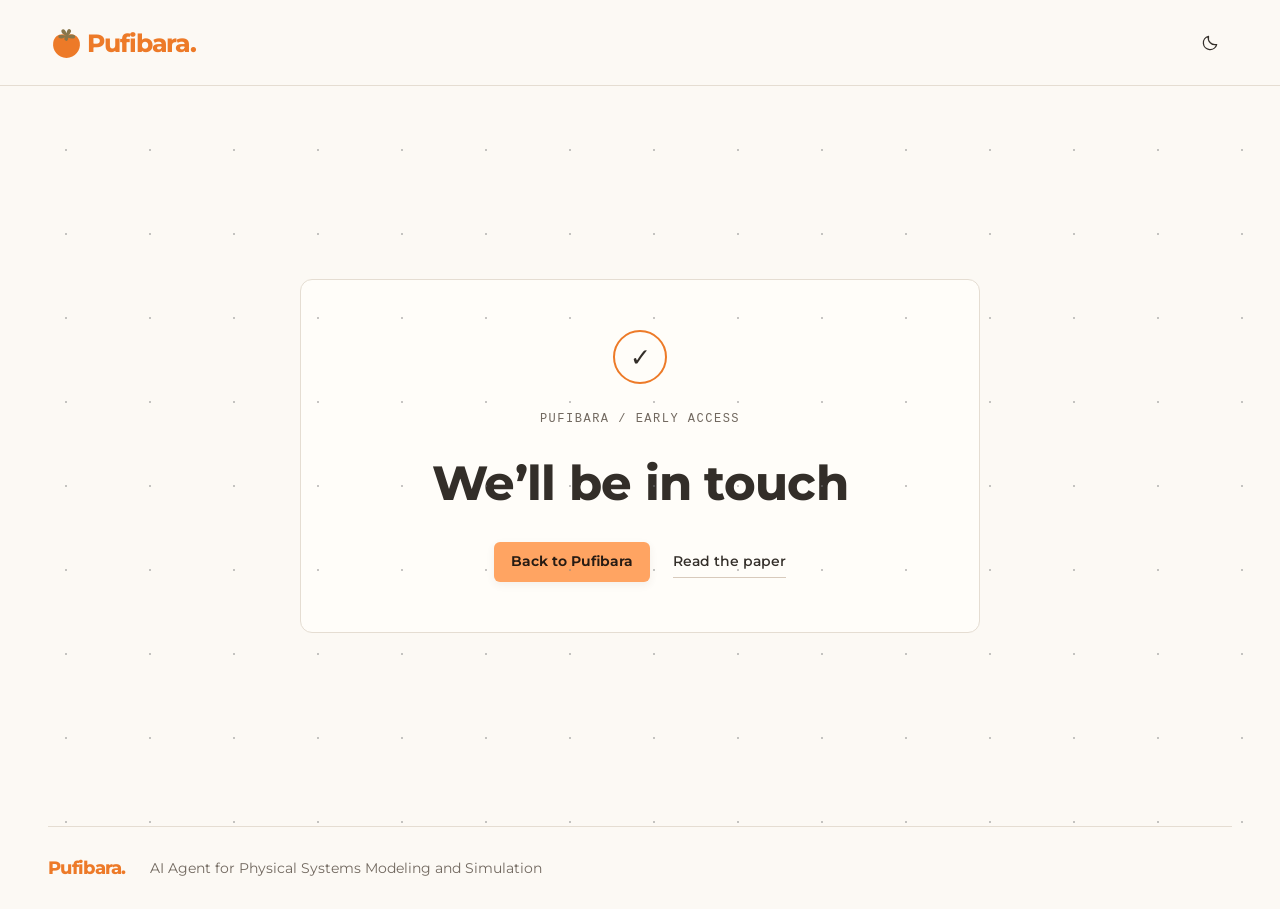
<file: website/thanks.html>
<!doctype html>
<html lang="en">
<head>
  <meta charset="utf-8">
  <meta name="viewport" content="width=device-width, initial-scale=1">
  <meta name="theme-color" content="#fcf9f4">
  <meta name="robots" content="noindex">
  <title>We’ll be in touch — Pufibara Early Access</title>
  <link rel="icon" href="assets/mascot-topper.svg" type="image/svg+xml">
  <script src="theme.js?v=5"></script>
  <link rel="stylesheet" href="styles.css?v=montserrat-latin-1">
</head>
<body>
  <a class="skip-link" href="#main">Skip to main content</a>
  <header class="site-header wrap">
    <a class="wordmark" href="index.html" aria-label="Pufibara home"><img class="brand-icon" src="assets/mascot-topper.svg" alt="" width="37" height="40">Pufibara<span class="brand-dot" aria-hidden="true">.</span></a>
    <button class="theme-toggle" type="button" aria-label="Switch to dark theme" hidden></button>
  </header>
  <main class="success-page wrap" id="main">
    <section class="success-card" aria-labelledby="thanks-title">
      <span class="success-icon" aria-hidden="true">✓</span>
      <p class="eyebrow">PUFIBARA / EARLY ACCESS</p>
      <h1 id="thanks-title">We’ll be in touch</h1>
      <div class="hero-actions"><a class="button primary" href="index.html">Back to Pufibara</a><a class="text-link" href="https://arxiv.org/abs/2608.23653">Read the paper</a></div>
    </section>
  </main>
  <footer class="site-footer wrap"><a class="footer-brand" href="index.html">Pufibara.</a><p>AI Agent for Physical Systems Modeling and Simulation</p></footer>
</body>
</html>
</file>
<file: website/styles.css>
@charset "UTF-8";

@font-face {
  font-family: "Montserrat";
  font-style: normal;
  font-weight: 100 900;
  font-display: swap;
  src: url("assets/fonts/Montserrat-Latin.woff2") format("woff2");
}

:root {
  color-scheme: light;
  --paper: #fcf9f4;
  --surface: #fffdf9;
  --warm: #f7f1e8;
  --ink: #332e29;
  --muted: #71685f;
  --orange: #ed7a28;
  --line: #e5ddd2;
  --control-line: #d8cabc;
  --diagram-neutral: #b7a99b;
  --agent-surface: #fff4e9;
  --accent-line: #ed7a2855;
  --button-bg: #ffa462;
  --button-hover: #ffba86;
  --button-text: #261b13;
  --text-body: 16px;
  --text-ui: 14px;
  --text-small: 12px;
  --text-section: 34px;
  --text-card: 20px;
  --radius-card: 12px;
  --radius-control: 6px;
  --section-space: 24px;
  --dot-pattern: radial-gradient(circle, #fff 1px, transparent 1.5px);
  --dot-spacing: 84px 84px;
  --sans: "Montserrat", -apple-system, BlinkMacSystemFont, "Segoe UI", sans-serif;
  --mono: "SFMono-Regular", Consolas, "Liberation Mono", monospace;
}

:root[data-theme="dark"] {
  color-scheme: dark;
  --paper: #211d19;
  --surface: #2d2722;
  --warm: #383029;
  --ink: #f5ece2;
  --muted: #c4b6a8;
  --orange: #ffa462;
  --line: #51443a;
  --control-line: #78665a;
  --diagram-neutral: #a39283;
  --agent-surface: #39291e;
  --accent-line: #ffa46266;
}

* { box-sizing: border-box; }
html { scroll-behavior: smooth; scroll-padding-top: 110px; }
body { margin: 0; background: var(--paper); color: var(--ink); font-family: var(--sans); -webkit-font-smoothing: antialiased; }
a { color: inherit; text-decoration: none; }
a:focus-visible { outline: 3px solid var(--orange); outline-offset: 5px; }
section[tabindex="-1"]:focus { outline: none; }
::selection { background: var(--orange); color: #261b13; }
h1, h2, h3, p { margin-top: 0; }
.wrap { width: min(1184px, calc(100% - 96px)); margin-inline: auto; }
.skip-link { position: absolute; left: 20px; top: -80px; background: var(--button-bg); color: var(--button-text); padding: 12px; z-index: 20; }
.skip-link:focus { top: 12px; }

/* Keep navigation accessible while reading. */
.site-header { display: flex; align-items: center; justify-content: space-between; gap: 24px; min-height: 86px; position: sticky; top: 0; z-index: 10; background: var(--paper); }
.site-header::before { content: ""; position: absolute; inset: 0; z-index: -1; background: var(--paper); box-shadow: 0 0 0 100vmax var(--paper); clip-path: inset(0 -100vmax); pointer-events: none; }
.site-header::after { content: ""; position: absolute; bottom: 0; inset-inline: 0; height: 1px; background: var(--line); box-shadow: 0 0 0 100vmax var(--line); clip-path: inset(0 -100vmax); pointer-events: none; }
.wordmark { display: flex; align-items: center; font-size: 25px; font-weight: 750; letter-spacing: -1.1px; color: var(--orange); }
.brand-icon { display: block; flex-shrink: 0; width: 37px; height: 40px; margin-right: 2px; }
.brand-dot { color: var(--orange); }
.site-header nav { display: flex; align-items: center; gap: 20px; font-size: var(--text-ui); font-weight: 550; }
.mobile-nav { display: none; }
.theme-toggle {
  --light-icon: url("data:image/svg+xml,%3Csvg xmlns='http://www.w3.org/2000/svg' viewBox='0 0 24 24'%3E%3Ccircle cx='12' cy='12' r='4' fill='black'/%3E%3Cpath d='M12 2.5V4m0 16v1.5M2.5 12H4m16 0h1.5M5.3 5.3l1.1 1.1m11.2 11.2 1.1 1.1m0-13.4-1.1 1.1M6.4 17.6l-1.1 1.1' fill='none' stroke='black' stroke-width='2.1' stroke-linecap='round'/%3E%3C/svg%3E");
  --dark-icon: url("data:image/svg+xml,%3Csvg xmlns='http://www.w3.org/2000/svg' viewBox='0 0 24 24'%3E%3Cpath d='M20.9 14a9 9 0 0 1-10.9-10.9A9 9 0 1 0 20.9 14Z' fill='none' stroke='black' stroke-width='1.65' stroke-linejoin='round'/%3E%3C/svg%3E");
  place-items: center;
  flex: none;
  width: 44px;
  height: 44px;
  padding: 0;
  border: 0;
  border-radius: 50%;
  background: transparent;
  color: var(--ink);
  cursor: pointer;
}
.theme-toggle:not([hidden]) { display: grid; }
.theme-toggle:hover { background: var(--warm); }
.theme-toggle:focus-visible { outline: 2px solid var(--orange); }
.theme-toggle::before { content: ""; width: 18px; height: 18px; background: currentColor; mask: var(--dark-icon) center / contain no-repeat; }
:root[data-theme="dark"] .theme-toggle::before { mask-image: var(--light-icon); }
@media (min-width: 701px) {
  .site-header nav > .theme-toggle { margin-inline-start: -12px; }
}
.site-header nav a:hover, .text-link:hover, .difference-link:hover, .site-footer a:not(.footer-brand):hover { color: var(--ink); text-decoration: underline; text-decoration-color: var(--orange); text-underline-offset: 5px; }

.hero { position: relative; isolation: isolate; display: grid; grid-template-columns: 1.15fr 1fr; gap: 56px; align-items: center; padding-top: 68px; padding-bottom: var(--section-space); }
.eyebrow { font: 500 var(--text-small)/1.7 var(--mono); letter-spacing: 1.5px; color: var(--muted); margin-bottom: 24px; }
h1 { font-size: clamp(40px, 4.4vw, 62px); font-size: min(7.1cqw, 48px); font-weight: 750; line-height: 1.28; letter-spacing: -.015em; margin-bottom: 25px; }
.hero-copy { container-type: inline-size; min-width: 0; }
.hero-line { display: block; white-space: normal; }
.accent { color: var(--orange); }
.hero-description { max-width: 475px; font-size: var(--text-body); line-height: 1.9; color: var(--muted); margin-bottom: 29px; }
.hero-actions { display: flex; align-items: center; flex-wrap: wrap; gap: 23px; }
.button { display: inline-flex; align-items: center; justify-content: center; min-height: 40px; padding: 10px 16px; border: 1px solid transparent; border-radius: var(--radius-control); font-size: var(--text-ui); font-weight: 650; line-height: 1.25; transition: background .15s, transform .15s; }
.primary { background: var(--button-bg); color: var(--button-text); box-shadow: 0 3px 8px #513b2512; }
.button:hover { background: var(--button-hover); transform: translateY(-2px); }
.text-link { font-size: var(--text-ui); font-weight: 550; border-bottom: 1px solid var(--control-line); padding-block: 7px; }
.text-link:hover { border-bottom-color: var(--orange); text-decoration: none; }
.text-link span { margin-left: 12px; }
.hero-art { position: relative; min-width: 0; margin: 0; background: #f2eee7; border: 1px solid var(--line); border-radius: var(--radius-card); overflow: hidden; box-shadow: 0 15px 40px #80572f0c; }
:root[data-theme="dark"] .hero-art { background: #29231e; border-color: #3c3027; }
.hero-art img { grid-area: 1 / 1; display: block; width: 100%; height: auto; }
.mascot-link { display: grid; border-radius: inherit; }
[data-mascot-theme="dark"], :root[data-theme="dark"] [data-mascot-theme="light"] { visibility: hidden; }
:root[data-theme="dark"] [data-mascot-theme="dark"] { visibility: visible; }
.mascot-link:focus-visible { outline-offset: -5px; }

.section-space { padding-block: var(--section-space); }
.engineering-grid { display: grid; grid-template-columns: repeat(2, minmax(0, 1fr)); gap: 32px; }
.engineering-title { text-align: center; margin-bottom: 32px; }
.heading-lead, .heading-tomorrow, .heading-vision, .heading-amp, .heading-demo { display: inline-block; }
.heading-tomorrow { position: relative; }
.heading-tomorrow svg { position: absolute; left: 0; bottom: -10px; width: 100%; height: 16px; }
.heading-amp { color: inherit; margin-inline: .06em; }
.engineering-column { position: relative; min-width: 0; padding: 28px; border-radius: var(--radius-card); color: var(--ink); }
.engineering-column h3 { font-size: var(--text-card); font-weight: 650; line-height: 1.45; letter-spacing: -.5px; margin-bottom: 18px; }
.engineering-column ul { list-style: none; padding: 0; margin: 0; }
.engineering-column li { position: relative; min-height: 116px; font-size: 19px; line-height: 1.55; font-weight: 550; }
.engineering-column li p { margin: 0; }
.engineering-today { padding-left: 0; }
.engineering-today li { margin-bottom: 16px; border: 1px solid var(--line); border-radius: var(--radius-card); background: var(--surface); box-shadow: 0 6px 18px #513b2506; }
.workflow-copy { padding: 18px; }
.engineering-column li .workflow-note { margin-top: 10px; color: var(--muted); font-size: var(--text-ui); font-weight: 400; line-height: 1.6; }
.engineering-column li .workflow-time { display: inline-block; padding: 3px 8px; border-radius: 4px; background: var(--warm); font-family: var(--mono); font-size: var(--text-small); }
.engineering-tomorrow { align-self: start; padding-bottom: 0; }
.engineering-tomorrow h3 { color: var(--orange); }
.engineering-tomorrow li { display: flex; min-height: 0; padding: 0 0 16px; }
.engineering-tomorrow li:last-child { padding-bottom: 0; }
.engineering-tomorrow li > div { position: relative; flex: 1; min-width: 0; padding: 18px; border: 1px solid var(--line); border-radius: var(--radius-card); background: var(--surface); box-shadow: 0 6px 18px #513b2506; }
.engineering-tomorrow li:nth-child(2) > div { border-color: var(--accent-line); background: var(--agent-surface); }
.engineering-column .workflow-label { display: flex; align-items: center; gap: 10px; margin-bottom: 12px; color: var(--ink); font: 700 22px/1.4 var(--sans); letter-spacing: 0; }
.engineering-tomorrow li:nth-child(2) .workflow-label { color: var(--orange); }
.role-icon { width: 24px; height: 24px; flex-shrink: 0; }
@media (min-width: 681px) {
  .engineering-grid { column-gap: 28px; row-gap: 16px; padding-top: 12px; }
  .engineering-column { display: grid; grid-template-rows: subgrid; grid-row: span 3; align-self: stretch; padding: 0; }
  .engineering-column ul { display: contents; }
  .engineering-column h3 { margin-bottom: 0; }
  .engineering-column li { min-height: 0; margin-bottom: 0; padding-bottom: 0; }
}
@media (prefers-reduced-motion: no-preference) {
  .engineering-section.is-visible .heading-lead { animation: heading-flow .7s cubic-bezier(.2,.8,.2,1) both; }
  .engineering-section.is-visible .heading-tomorrow { animation: heading-swing .85s .12s cubic-bezier(.2,.8,.2,1) both; }
  .engineering-section.is-visible .heading-tomorrow path { stroke-dasharray: 1; animation: draw-tool-links .65s .55s ease both; }
  .demo-section.is-visible .heading-vision { animation: demo-word-left 1s cubic-bezier(.22,.8,.3,1) both; }
  .demo-section.is-visible .heading-amp { animation: amp-pop 1s .12s both; }
  .demo-section.is-visible .heading-demo { animation: demo-word-right 1s .22s cubic-bezier(.22,.8,.3,1) both; }
  @keyframes heading-flow { from { opacity: 0; translate: -12px 7px; } to { opacity: 1; translate: 0 0; } }
  @keyframes heading-swing { 0% { opacity: 0; translate: 16px 10px; } 65% { opacity: 1; translate: 0 -3px; } 100% { opacity: 1; translate: 0 0; } }
  @keyframes amp-pop { 0% { opacity: 0; scale: .65; } 60% { opacity: 1; scale: 1.12; } 100% { opacity: 1; scale: 1; } }
  @keyframes demo-word-left { 0% { opacity: 0; translate: -28px 16px; } 60% { opacity: 1; translate: 3px -6px; } 80% { translate: -1px 2px; } 100% { opacity: 1; translate: 0 0; } }
  @keyframes demo-word-right { 0% { opacity: 0; translate: 28px -16px; } 60% { opacity: 1; translate: -3px 6px; } 80% { translate: 1px -2px; } 100% { opacity: 1; translate: 0 0; } }
  .difference-item.is-visible .local-computer { animation: reveal-feature .65s ease both; }
  .difference-item.is-visible .computer-files { animation: reveal-feature .55s .25s ease both; }
  .difference-item.is-visible .llm-choice { animation: reveal-feature .65s .5s ease both; }
  .difference-item.is-visible .llm-options > span { animation: reveal-feature .5s .7s ease both; }
  .difference-item.is-visible .llm-options > span + span { animation-delay: .85s; }
  .difference-item.is-visible .tools-visual { animation: reveal-tools .85s ease-out; }
  @keyframes reveal-tools { from { clip-path: inset(0 100% 0 0); } to { clip-path: inset(0); } }
  .engineering-section.is-visible li { animation: workflow-arrive .65s both; }
  .engineering-section.is-visible li:nth-child(2) { animation-delay: .15s; }
  @keyframes workflow-arrive { from { opacity: 0; translate: 0 14px; } to { opacity: 1; translate: 0 0; } }
}
@media (max-width: 680px) {
  .engineering-grid { grid-template-columns: 1fr; gap: 24px; }
  .engineering-column { padding: 0 24px; }
  .engineering-today li:last-child { margin-bottom: 0; }
  .engineering-column li { min-height: 0; font-size: 18px; }
}
.demo-section { background: var(--paper); }
.demo-inner { text-align: center; }
.demo-inner h2 { margin-bottom: 32px; }
.demo-frame { aspect-ratio: 16 / 9; width: min(100%, 760px); margin-inline: auto; background: var(--warm); border: 1px solid var(--line); border-radius: var(--radius-card); overflow: hidden; }
.demo-frame iframe { display: block; width: 100%; height: 100%; border: 0; }
.demo-cover { position: relative; display: flex; align-items: center; justify-content: center; height: 100%; }
.demo-cover:focus-visible { outline-offset: -5px; }
.demo-thumbnail { position: absolute; inset: 0; width: 100%; height: 100%; object-fit: cover; }
.demo-play { position: relative; display: inline-flex; align-items: center; justify-content: center; width: 64px; height: 48px; border-radius: 10px; background: #332e29; }
.demo-play::before { content: ""; width: 0; height: 0; border-top: 8px solid transparent; border-bottom: 8px solid transparent; border-left: 13px solid var(--orange); transform: translateX(2px); }
.demo-cover:hover .demo-play { background: #514033; }
.demo-duration { position: absolute; right: 10px; bottom: 10px; padding: 2px 5px; border-radius: 3px; background: #0009; color: #fff; font: var(--text-small)/1.5 var(--mono); }
.demo-fallback { display: inline-block; margin-top: 9px; }
h2 { font-size: var(--text-section); font-weight: 700; line-height: 1.3; letter-spacing: -1.2px; margin-bottom: 24px; }
.difference-heading, .benchmark-heading, .benchmark-context { text-align: center; }
.difference-heading h2, .benchmark-heading h2 { margin-bottom: 0; }
.benchmark-paper { display: inline-block; margin-top: 4px; }
.difference-grid { display: grid; grid-template-columns: repeat(2, minmax(0, 1fr)); gap: 18px; margin-top: 34px; }
.difference-item { container-type: inline-size; display: flex; flex-direction: column; align-items: center; padding: 24px; border: 1px solid var(--line); border-radius: var(--radius-card); background: var(--surface); text-align: center; }
.feature-label { font: var(--text-small)/1.6 var(--mono); letter-spacing: 1px; text-transform: uppercase; color: var(--muted); }
.feature-visual { width: 100%; min-height: 148px; margin-top: 12px; padding-block: 8px; }
.behavior-visual { display: flex; align-items: center; }
.behavior-visual svg { display: block; width: 100%; height: 112px; color: var(--orange); }
.system-spring { transform-origin: 36px 43px; }
.system-damper { transform-origin: 116px 78px; }
.privacy-visual { display: grid; grid-template-columns: repeat(2, max-content); place-content: center; align-items: end; gap: 24px; }
.local-computer { display: grid; justify-items: center; gap: 12px; font-size: var(--text-small); }
.computer-screen { position: relative; display: grid; grid-template-columns: auto auto; align-items: center; justify-content: center; gap: 14px; width: 178px; min-height: 88px; padding: 10px; border: 2px solid var(--diagram-neutral); border-radius: 9px; background: var(--surface); }
.computer-screen::after { content: ""; position: absolute; left: -8px; right: -8px; bottom: -6px; height: 4px; background: var(--diagram-neutral); border-radius: 0 0 5px 5px; }
.computer-app { color: var(--orange); font-size: var(--text-ui); font-weight: 650; }
.computer-files { display: flex; flex-direction: column; align-items: center; gap: 3px; color: var(--muted); white-space: nowrap; }
.computer-files svg { width: 28px; height: 26px; }
.llm-choice { display: grid; justify-items: center; gap: 10px; color: var(--muted); font-size: var(--text-small); text-align: center; }
.llm-options { display: grid; gap: 5px; }
.llm-options > span { padding: 5px 8px; border: 1px solid var(--line); border-radius: var(--radius-control); background: var(--surface); white-space: nowrap; }
.visual-chip { display: inline-flex; align-items: center; justify-content: center; padding: 7px 10px; border: 1px solid var(--line); border-radius: var(--radius-control); background: var(--surface); color: var(--ink); font: var(--text-small)/1.5 var(--mono); }
.comparison-visual { display: flex; flex-direction: column; justify-content: center; gap: 10px; max-width: 420px; text-align: left; }
.comparison-legend { display: flex; flex-wrap: wrap; gap: 4px 14px; color: var(--muted); font-size: var(--text-small); }
.comparison-legend span::before { content: ""; display: inline-block; width: 7px; height: 7px; margin-right: 5px; border-radius: 2px; background: var(--diagram-neutral); }
.comparison-legend .legend-pufibara::before { background: var(--orange); }
.comparison-row { display: grid; grid-template-columns: 78px 1fr; align-items: center; gap: 12px; font-size: var(--text-small); }
.comparison-pair { display: grid; gap: 3px; }
.comparison-bar { display: block; width: var(--bar-width); height: 8px; border-radius: 4px; transform-origin: left; }
.comparison-baseline { background: var(--diagram-neutral); }
.comparison-pufibara { background: var(--orange); }
.tools-visual { display: flex; align-items: center; justify-content: center; width: fit-content; max-width: 100%; }
.agent-hub { border-color: var(--accent-line); color: var(--orange); }
.tools-visual > svg { width: 76px; height: 130px; flex: 0 1 76px; }
.tools-visual > .tool-exchange { width: 24px; flex: 0 0 24px; }
.tool-destinations { display: grid; gap: 14px; }
.tool-destinations > span { height: 34px; }
@container (max-width: 300px) {
  .privacy-visual { grid-template-columns: max-content; gap: 10px; }
  .local-computer { gap: 8px; }
  .computer-screen { padding: 8px; }
  .llm-choice { gap: 5px; }
}
@media (max-width: 420px) {
  .visual-chip { padding: 6px 8px; }
  .comparison-row { grid-template-columns: 78px 1fr; gap: 8px; }
}
@media (prefers-reduced-motion: no-preference) {
  .difference-item.is-visible .system-mass { animation: settle-mass 2.8s ease-in-out both; }
  .difference-item.is-visible .system-spring { animation: settle-spring 2.8s ease-in-out both; }
  .difference-item.is-visible .system-damper { animation: settle-damper 2.8s ease-in-out both; }
  .difference-item.is-visible .comparison-bar { animation: reveal-comparison .8s ease both; }
  .difference-item.is-visible .comparison-pufibara { animation-delay: .15s; }
  @keyframes settle-mass { 0% { transform: translateX(18px); } 18% { transform: translateX(-12px); } 34% { transform: translateX(8px); } 50% { transform: translateX(-5px); } 65% { transform: translateX(3px); } 80% { transform: translateX(-1px); } 100% { transform: translateX(0); } }
  @keyframes settle-spring { 0% { transform: scaleX(1.13846); } 18% { transform: scaleX(.90769); } 34% { transform: scaleX(1.06154); } 50% { transform: scaleX(.96154); } 65% { transform: scaleX(1.02308); } 80% { transform: scaleX(.99231); } 100% { transform: scaleX(1); } }
  @keyframes settle-damper { 0% { transform: scaleX(1.36); } 18% { transform: scaleX(.76); } 34% { transform: scaleX(1.16); } 50% { transform: scaleX(.9); } 65% { transform: scaleX(1.06); } 80% { transform: scaleX(.98); } 100% { transform: scaleX(1); } }
  @keyframes reveal-comparison { from { transform: scaleX(0); } to { transform: scaleX(1); } }
  @keyframes reveal-feature { from { opacity: 0; transform: translateY(5px); } to { opacity: 1; transform: translateY(0); } }
  @keyframes draw-tool-links { from { stroke-dashoffset: 1; } to { stroke-dashoffset: 0; } }
}
.difference-item h3 { font-size: var(--text-card); font-weight: 650; line-height: 1.45; letter-spacing: -.5px; margin: 23px 0 15px; }
.difference-item > p { font-size: var(--text-body); line-height: 1.8; color: var(--muted); margin-bottom: 23px; }
.difference-link { margin-top: auto; font-size: var(--text-ui); line-height: 1.8; font-weight: 600; border-bottom: 1px solid var(--line); padding-bottom: 3px; }
.difference-link span { margin-left: 10px; }

.benchmark-section { padding-block: var(--section-space); background: var(--paper); }
.benchmark-matchup { display: flex; justify-content: center; align-items: baseline; flex-wrap: wrap; gap: 4px 14px; font-size: var(--text-section); }
.matchup-vs { color: var(--muted); font-size: .55em; font-weight: 500; letter-spacing: 0; }
.matchup-competitor { color: var(--ink); white-space: nowrap; }
.benchmark-takeaway { margin: 17px 0 0; font-size: var(--text-body); line-height: 1.8; color: var(--ink); }
.benchmark-context { display: flex; flex-wrap: wrap; justify-content: center; gap: 2px 16px; font: var(--text-small)/1.9 var(--mono); color: var(--muted); margin-top: 29px; }
.benchmark-metrics { display: grid; grid-template-columns: repeat(3, minmax(0, 1fr)); gap: 16px; margin-top: 25px; }
.benchmark-metric { min-width: 0; padding: 25px 22px 22px; border: 1px solid var(--line); border-top: 3px solid var(--orange); border-radius: var(--radius-card); background: var(--surface); box-shadow: 0 4px 12px #69451f04; text-align: center; }
.benchmark-metric h3 { font-size: var(--text-card); line-height: 1.7; font-weight: 550; color: var(--ink); margin-bottom: 24px; min-height: 44px; }
.metric-value { font-size: clamp(48px, 6vw, 64px); font-weight: 750; line-height: 1.1; font-variant-numeric: tabular-nums; letter-spacing: -2px; margin-bottom: 8px; white-space: nowrap; }
.metric-value > span { font-size: .55em; letter-spacing: -.5px; }
.metric-value > .metric-number { font-size: inherit; letter-spacing: inherit; }
.metric-value > .metric-prefix { display: block; margin-bottom: 8px; color: var(--muted); font-size: var(--text-ui); font-weight: 500; line-height: 1.5; letter-spacing: 0; }
.benchmark-footer { margin-top: 23px; text-align: left; }
.benchmark-footer p { margin: 0; color: var(--muted); font-size: var(--text-small); line-height: 1.85; }
.evaluation-details { margin-top: 12px; }
.evaluation-details summary { width: fit-content; padding: 8px 0; cursor: pointer; font-size: var(--text-ui); font-weight: 600; }
.evaluation-details summary:focus-visible { outline: 2px solid var(--orange); outline-offset: 4px; }
.evaluation-details[open] summary { margin-bottom: 6px; }

.site-footer { display: flex; align-items: center; gap: 24px; padding-block: 25px; border-top: 1px solid var(--line); font-family: var(--sans); font-size: var(--text-ui); line-height: 1.8; color: var(--muted); }
.footer-brand { font-size: 18px; font-weight: 750; color: var(--orange); letter-spacing: -.7px; }
.site-footer p { margin: 0; }
.site-footer > a:last-child { margin-left: auto; }

/* Pilot applications are submitted directly to the configured mail form service. */
.nav-pilot { color: var(--ink); font-weight: 650; text-decoration: underline; text-decoration-color: var(--orange); text-underline-offset: 5px; }
.pilot-section { display: flex; flex-direction: column; align-items: center; gap: 34px; padding: var(--section-space) 40px; margin-top: 0; margin-bottom: 48px; background: var(--paper); }
.pilot-section h2 { margin-bottom: 0; text-align: center; }
.pilot-form { position: relative; z-index: 6; width: 100%; max-width: 640px; min-width: 0; }
.form-field { display: flex; flex-direction: column; gap: 8px; margin-bottom: 19px; min-width: 0; }
.form-field label { font-size: var(--text-ui); font-weight: 600; line-height: 1.7; }
.form-field input, .form-field textarea { width: 100%; min-width: 0; padding: 11px 12px; border: 1px solid var(--control-line); border-radius: var(--radius-control); background: var(--surface); color: var(--ink); font: var(--text-body)/1.6 var(--sans); }
.form-field textarea { resize: vertical; height: 63px; }
.form-field input:focus-visible, .form-field textarea:focus-visible { outline: 2px solid var(--orange); outline-offset: 2px; }
.pilot-form .button { cursor: pointer; font-family: var(--sans); }
.pilot-form .button:disabled { cursor: progress; opacity: .75; transform: none; }
.pilot-email { margin: 24px 0 0; color: var(--muted); font-size: var(--text-ui); line-height: 1.8; }
.pilot-email a { text-decoration: underline; text-underline-offset: 3px; overflow-wrap: anywhere; }

.success-page { min-height: calc(100svh - 160px); display: grid; align-items: center; padding-block: 65px; }
.success-card { max-width: 680px; width: 100%; margin-inline: auto; padding: 50px; border: 1px solid var(--line); border-radius: var(--radius-card); background: var(--surface); text-align: center; }
.success-icon { display: grid; place-items: center; width: 54px; height: 54px; margin: 0 auto 25px; border: 2px solid var(--orange); border-radius: 50%; color: var(--ink); font-size: 25px; }
.success-card .hero-actions { justify-content: center; margin-top: 27px; }

body::after {
  content: "";
  position: fixed;
  inset: 24px;
  z-index: 5;
  pointer-events: none;
  background-image: var(--dot-pattern);
  background-size: var(--dot-spacing);
  opacity: .22;
  mix-blend-mode: difference;
}
.demo-frame:has(iframe) { position: relative; z-index: 6; }

@media (min-width: 1500px) {
  .hero { padding-top: 80px; }
  .hero-art { max-width: 490px; justify-self: end; }
}
@media (max-width: 1000px) {
  .wrap { width: calc(100% - 56px); }
  .hero { gap: 30px; }
  .site-header nav { gap: 15px; }
  .benchmark-metric { padding-inline: 17px; }
  .pilot-section { padding-inline: 28px; gap: 35px; }
}
@media (max-width: 700px) {
  :root { --dot-spacing: 72px 72px; }
  :root { --text-section: 28px; }
  .engineering-title, .demo-inner h2 { margin-bottom: 24px; }
  html { scroll-padding-top: 90px; }
  .wrap { width: calc(100% - 40px); }
  .site-header { min-height: 72px; gap: 12px; }
  .wordmark { font-size: 22px; }
  .brand-icon { width: 31px; height: 34px; margin-right: 2px; }
  .site-header nav { gap: 0; }
  .site-header nav > .theme-toggle, .mobile-nav > summary { width: 38px; }
  .site-header .desktop-nav-link { display: none; }
  .site-header nav > a.nav-pilot { display: inline-flex; align-items: center; min-height: 44px; white-space: nowrap; }
  .mobile-nav { display: block; margin-inline-start: 10px; }
  .mobile-nav > summary { display: grid; place-items: center; height: 44px; border-radius: var(--radius-control); cursor: pointer; list-style: none; }
  .mobile-nav > summary::-webkit-details-marker { display: none; }
  .mobile-nav > summary:focus-visible { outline: 2px solid var(--orange); }
  .mobile-nav > summary span { width: 18px; height: 12px; border-block: 2px solid currentColor; position: relative; }
  .mobile-nav > summary span::after { content: ""; position: absolute; top: 3px; width: 100%; border-top: 2px solid currentColor; }
  .mobile-nav[open] > summary { background: var(--warm); }
  .mobile-nav-links { position: absolute; top: 100%; right: 0; display: grid; min-width: 180px; padding: 6px; background: var(--surface); border: 1px solid var(--line); border-radius: var(--radius-card); box-shadow: 0 8px 20px #513b2514; }
  .mobile-nav-links a { display: flex; align-items: center; min-height: 44px; padding-inline: 12px; border-radius: var(--radius-control); }
  .mobile-nav-links a:hover { background: var(--warm); }
  .hero { grid-template-columns: 1fr; gap: 24px; padding-top: 36px; }
  .eyebrow { margin-bottom: 22px; }
  h1 { font-size: clamp(32px, 8.7vw, 40px); line-height: 1.25; }
  .hero-line { text-wrap: balance; }
  .hero-line + .hero-line { margin-top: .12em; }
  .hero-actions { gap: 20px; }
  .button { min-height: 44px; }
  .hero-art { width: min(90%, 360px); justify-self: center; }
  h2 { font-size: var(--text-section); letter-spacing: -.8px; }
  .difference-grid { grid-template-columns: 1fr; margin-top: 27px; gap: 14px; }
  .difference-item h3 { margin-top: 18px; }
  .difference-item > p { margin-bottom: 16px; }
  .benchmark-context { margin-top: 23px; }
  .benchmark-metrics { grid-template-columns: 1fr; gap: 12px; }
  .benchmark-metric { padding: 24px; }
  .benchmark-metric h3 { min-height: 0; margin-bottom: 18px; }
  .metric-value { font-size: clamp(48px, 16vw, 64px); }
  .site-footer { flex-wrap: wrap; gap: 12px; }
  .site-footer p { order: 3; flex-basis: 100%; }
  .pilot-section { gap: 26px; padding-inline: 22px; margin-bottom: 40px; }
  .success-page { padding-block: 40px; }
  .success-card { padding: 32px 23px; }
}
@media (max-width: 390px) {
  .site-header.wrap { width: calc(100% - 28px); gap: 8px; }
  .site-header nav { font-size: 13px; }
  .wordmark { font-size: 18px; }
  .brand-icon { width: 28px; }
}
@media (max-width: 360px) {
  .site-header.wrap { width: calc(100% - 16px); gap: 4px; }
}
@media (prefers-reduced-motion: reduce) {
  html { scroll-behavior: auto; }
  *, *::before, *::after { transition: none !important; }
}
</file>
